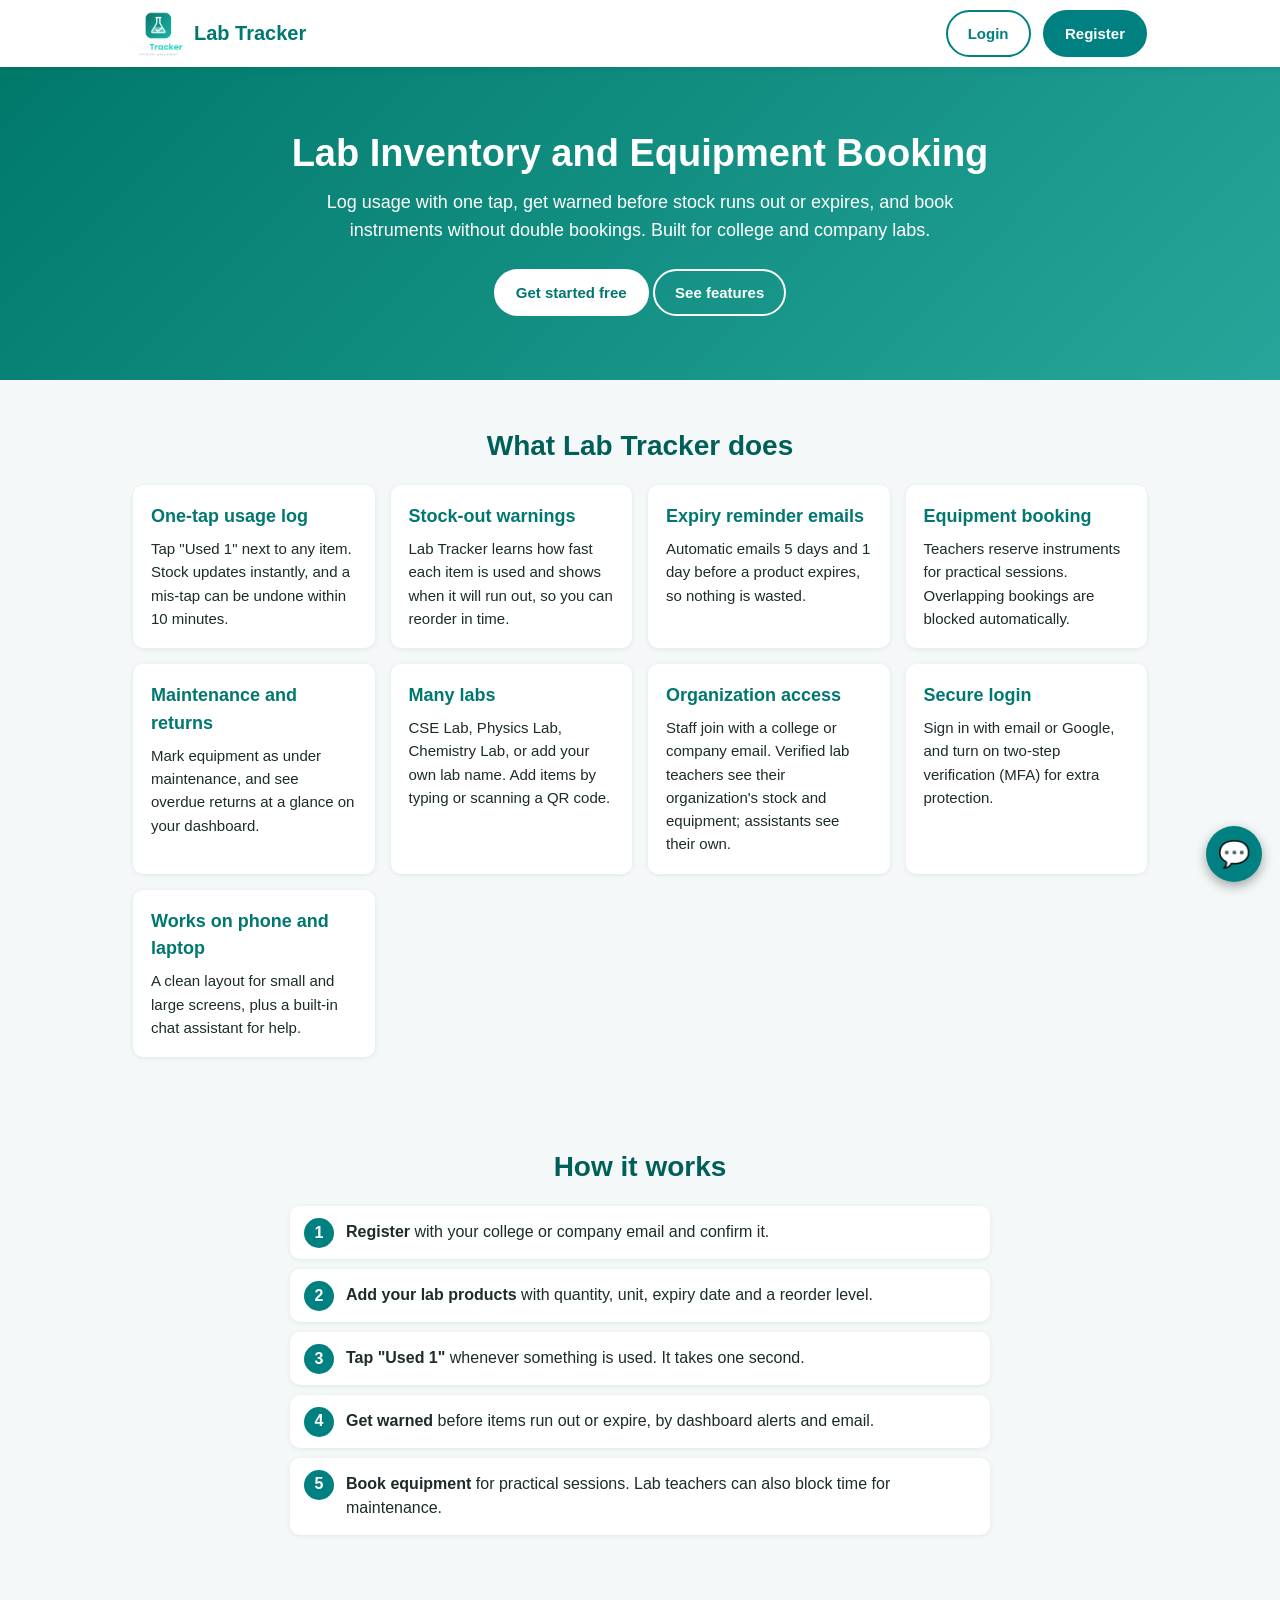
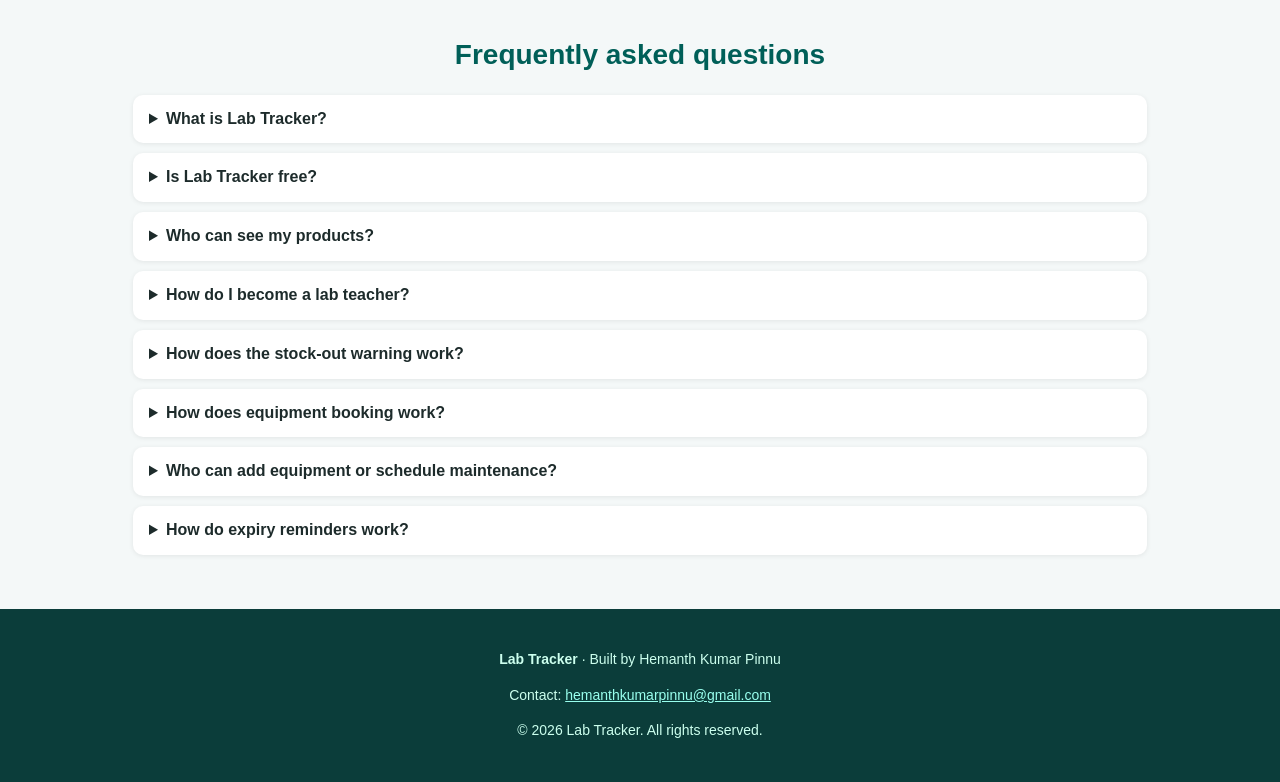
<file: index.html>
<!DOCTYPE html>
<html lang="en">
<head>
<meta charset="UTF-8">
<meta name="viewport" content="width=device-width, initial-scale=1">
<title>Lab Tracker: Lab Inventory Management System for Colleges and Labs</title>
<meta name="description" content="Lab Tracker is a free web app for college labs: one-tap usage logging, low-stock and expiry alerts, and equipment booking that blocks double bookings.">
<link rel="canonical" href="https://lab-tracker.vercel.app/">
<meta name="robots" content="index, follow">
<link rel="icon" type="image/png" href="logo.png">
<link rel="apple-touch-icon" href="logo.png">
<meta name="theme-color" content="#008080">

<meta name="google-site-verification" content="nra6Z1gKShv-_kWG2kYLvz4Hlcu9A1XzC1PoQL_IngA" />

<meta property="og:type" content="website">
<meta property="og:site_name" content="Lab Tracker">
<meta property="og:title" content="Lab Tracker: Lab Inventory Management System">
<meta property="og:description" content="One-tap usage logging, stock-out warnings, expiry reminders and conflict-free equipment booking for college labs.">
<meta property="og:url" content="https://lab-tracker.vercel.app/">
<meta property="og:image" content="https://lab-tracker.vercel.app/logo.png">
<meta name="twitter:card" content="summary">

<script type="application/ld+json">
{
  "@context": "https://schema.org",
  "@type": "WebApplication",
  "name": "Lab Tracker",
  "url": "https://lab-tracker.vercel.app/",
  "applicationCategory": "BusinessApplication",
  "operatingSystem": "Any (web browser)",
  "description": "Web-based lab inventory and equipment booking system: usage logging, low-stock and expiry alerts, and double-booking prevention.",
  "offers": { "@type": "Offer", "price": "0", "priceCurrency": "INR" },
  "author": { "@type": "Person", "name": "Hemanth Kumar Pinnu" }
}
</script>

<style>
*{box-sizing:border-box}
html{scroll-behavior:smooth}
body{margin:0;font-family:Arial,Helvetica,sans-serif;color:#1d2b2b;background:#f4f8f8;line-height:1.55}
header.top{background:#fff;box-shadow:0 2px 6px rgba(0,0,0,.08);position:sticky;top:0;z-index:10}
.bar{max-width:1050px;margin:0 auto;padding:10px 18px;display:flex;align-items:center;justify-content:space-between;gap:12px}
.brand{display:flex;align-items:center;gap:10px;font-weight:bold;font-size:20px;color:#007770;text-decoration:none}
.brand img{height:46px}
nav a.btn{margin-left:8px}
.btn{display:inline-block;padding:10px 20px;border-radius:24px;text-decoration:none;font-weight:bold;font-size:15px;border:2px solid teal;color:teal;background:#fff}
.btn.fill{background:teal;color:#fff}
.btn:hover{opacity:.88}
.hero{background:linear-gradient(135deg,#00796b,#26a69a);color:#fff;text-align:center;padding:64px 18px}
.hero h1{margin:0 0 12px;font-size:38px;line-height:1.2}
.hero p{max-width:680px;margin:0 auto 24px;font-size:18px}
.hero .btn{border-color:#fff}
.hero .btn.fill{background:#fff;color:#007770}
.hero .btn:not(.fill){background:transparent;color:#fff}
section{max-width:1050px;margin:0 auto;padding:44px 18px}
h2{font-size:28px;margin:0 0 18px;color:#005f58;text-align:center}
.grid{display:grid;grid-template-columns:repeat(auto-fit,minmax(240px,1fr));gap:16px}
.card{background:#fff;border-radius:10px;padding:18px;box-shadow:0 1px 5px rgba(0,0,0,.08)}
.card h3{margin:0 0 6px;font-size:18px;color:#007770}
.card p{margin:0;font-size:15px}
.steps{counter-reset:s;list-style:none;padding:0;max-width:700px;margin:0 auto}
.steps li{counter-increment:s;background:#fff;border-radius:10px;padding:14px 14px 14px 56px;margin-bottom:10px;position:relative;box-shadow:0 1px 5px rgba(0,0,0,.08)}
.steps li::before{content:counter(s);position:absolute;left:14px;top:12px;width:30px;height:30px;border-radius:50%;background:teal;color:#fff;font-weight:bold;display:flex;align-items:center;justify-content:center}
details{background:#fff;border-radius:10px;padding:12px 16px;margin-bottom:10px;box-shadow:0 1px 5px rgba(0,0,0,.08)}
summary{cursor:pointer;font-weight:bold}
details p{margin:8px 0 0}
footer{background:#0b3d3a;color:#cfe;text-align:center;padding:26px 18px;font-size:14px}
footer a{color:#9fe}
@media (max-width:700px){
  .hero{padding:44px 16px}.hero h1{font-size:28px}.hero p{font-size:16px}
  .brand span{display:none}.btn{padding:9px 14px;font-size:14px}h2{font-size:24px}
}
</style>
</head>
<body>

<header class="top">
  <div class="bar">
    <a class="brand" href="/"><img src="logo.png" alt="Lab Tracker logo"><span>Lab Tracker</span></a>
    <nav>
      <a class="btn" id="loginBtn" href="login.html">Login</a>
      <a class="btn fill" id="regBtn" href="register.html">Register</a>
    </nav>
  </div>
</header>

<main>
  <div class="hero">
    <h1>Lab Inventory and Equipment Booking</h1>
    <p>Log usage with one tap, get warned before stock runs out or expires, and book instruments without double bookings. Built for college and company labs.</p>
    <a class="btn fill" id="heroBtn" href="register.html">Get started free</a>
    <a class="btn" href="#features">See features</a>
  </div>

  <section id="features">
    <h2>What Lab Tracker does</h2>
    <div class="grid">
      <div class="card"><h3>One-tap usage log</h3><p>Tap "Used 1" next to any item. Stock updates instantly, and a mis-tap can be undone within 10 minutes.</p></div>
      <div class="card"><h3>Stock-out warnings</h3><p>Lab Tracker learns how fast each item is used and shows when it will run out, so you can reorder in time.</p></div>
      <div class="card"><h3>Expiry reminder emails</h3><p>Automatic emails 5 days and 1 day before a product expires, so nothing is wasted.</p></div>
      <div class="card"><h3>Equipment booking</h3><p>Teachers reserve instruments for practical sessions. Overlapping bookings are blocked automatically.</p></div>
      <div class="card"><h3>Maintenance and returns</h3><p>Mark equipment as under maintenance, and see overdue returns at a glance on your dashboard.</p></div>
      <div class="card"><h3>Many labs</h3><p>CSE Lab, Physics Lab, Chemistry Lab, or add your own lab name. Add items by typing or scanning a QR code.</p></div>
      <div class="card"><h3>Organization access</h3><p>Staff join with a college or company email. Verified lab teachers see their organization's stock and equipment; assistants see their own.</p></div>
      <div class="card"><h3>Secure login</h3><p>Sign in with email or Google, and turn on two-step verification (MFA) for extra protection.</p></div>
      <div class="card"><h3>Works on phone and laptop</h3><p>A clean layout for small and large screens, plus a built-in chat assistant for help.</p></div>
    </div>
  </section>

  <section>
    <h2>How it works</h2>
    <ol class="steps">
      <li><b>Register</b> with your college or company email and confirm it.</li>
      <li><b>Add your lab products</b> with quantity, unit, expiry date and a reorder level.</li>
      <li><b>Tap "Used 1"</b> whenever something is used. It takes one second.</li>
      <li><b>Get warned</b> before items run out or expire, by dashboard alerts and email.</li>
      <li><b>Book equipment</b> for practical sessions. Lab teachers can also block time for maintenance.</li>
    </ol>
  </section>

  <section>
    <h2>Frequently asked questions</h2>
    <details><summary>What is Lab Tracker?</summary><p>Lab Tracker is a web-based inventory management system for laboratories. It helps labs keep track of chemicals, instruments and consumables and avoid using expired items.</p></details>
    <details><summary>Is Lab Tracker free?</summary><p>Yes, you can register and use it for free.</p></details>
    <details><summary>Who can see my products?</summary><p>Lab assistants see only their own products. Verified lab teachers can also see the products of people from the same organization. Different organizations cannot see each other's data.</p></details>
    <details><summary>How do I become a lab teacher?</summary><p>Log in with your official college or company email, open the dashboard and choose Verify as Lab Teacher. You will be asked for your designation and a photo of your staff ID card.</p></details>
    <details><summary>How does the stock-out warning work?</summary><p>Each time you tap "Used 1", Lab Tracker records it. From the last 14 days of usage it estimates how many days are left. Items are marked Critical if they are out of stock, at their reorder level, or will run out within 7 days, and Watch if they will run out within 21 days. If an item has not been logged for 14 days, it is flagged because the estimate may be wrong.</p></details>
    <details><summary>How does equipment booking work?</summary><p>Open Equipment, tap a free time slot, choose your times and confirm. If someone already booked that instrument, or it is under maintenance, the booking is refused and you are shown when it is free. Bookings that end without being marked returned appear as overdue returns.</p></details>
    <details><summary>Who can add equipment or schedule maintenance?</summary><p>Verified lab teachers can add equipment, schedule maintenance and export booking data. Lab assistants can book equipment and manage their own bookings.</p></details>
    <details><summary>How do expiry reminders work?</summary><p>Every morning the system checks for products expiring in 5 days or 1 day and emails the person who added them.</p></details>
  </section>
</main>

<footer>
  <p><b>Lab Tracker</b> · Built by Hemanth Kumar Pinnu</p>
  <p>Contact: <a href="mailto:hemanthkumarpinnu@gmail.com">hemanthkumarpinnu@gmail.com</a></p>
  <p>© 2026 Lab Tracker. All rights reserved.</p>
</footer>

<script>
(function () {
  try {
    var logged = false;
    for (var i = 0; i < localStorage.length; i++) {
      var k = localStorage.key(i);
      if (/^sb-.*-auth-token$/.test(k)) { logged = true; break; }
    }
    if (logged) {
      var lb = document.getElementById('loginBtn');
      var hb = document.getElementById('heroBtn');
      lb.textContent = 'Dashboard';
      lb.href = 'dashboard.html';
      document.getElementById('regBtn').style.display = 'none';
      hb.textContent = 'Go to Dashboard';
      hb.href = 'dashboard.html';
    }
  } catch (e) {}
})();
</script>
<script src="chatbot.js"></script>
</body>
</html>
</file>
